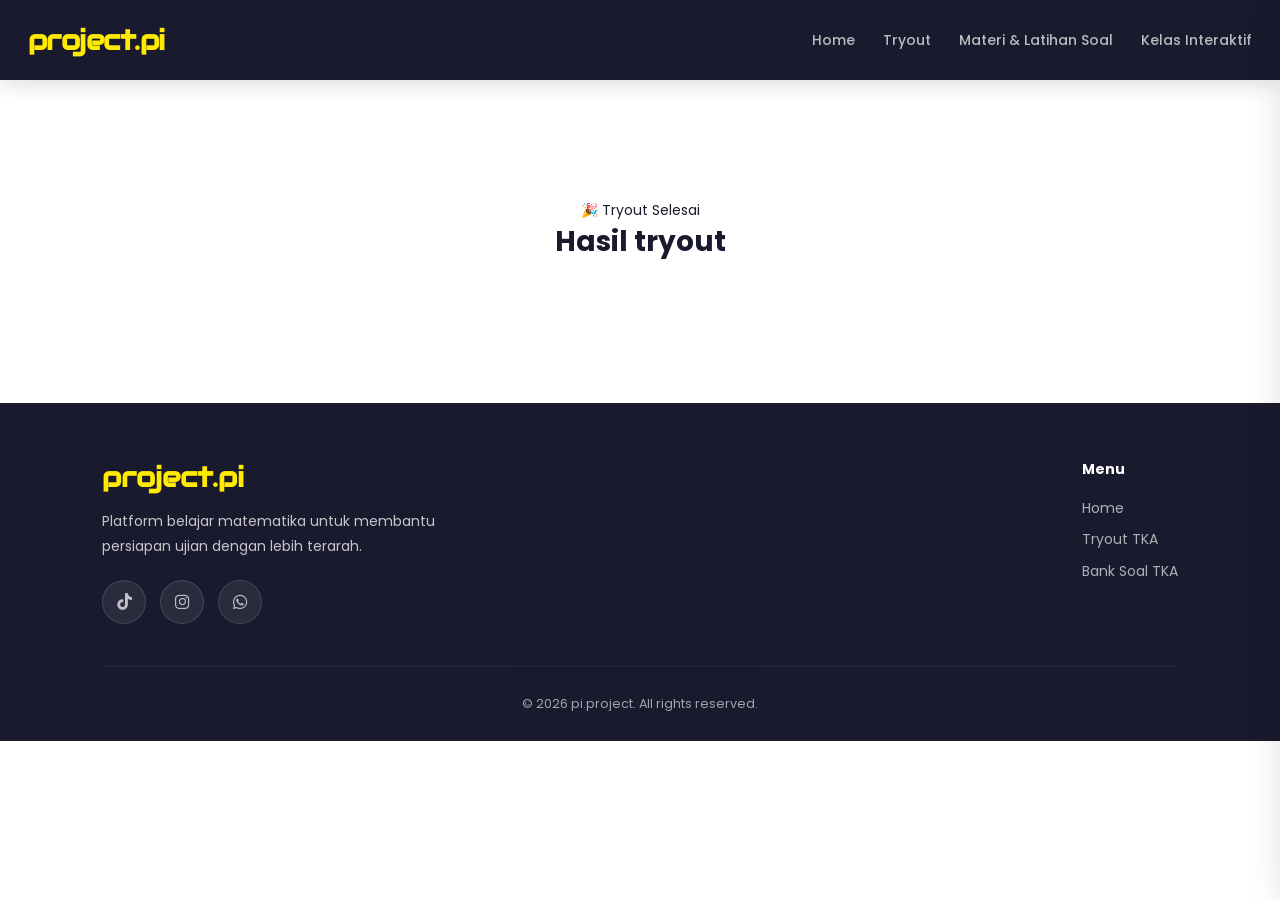
<file: pages/tryout/result.html>
<!DOCTYPE html>
<html lang="id">
<head>
    <meta charset="UTF-8">
    <meta name="viewport" content="width=device-width, initial-scale=1.0">
    <link rel="stylesheet" href="result.css">
    <link rel="stylesheet" href="https://cdnjs.cloudflare.com/ajax/libs/font-awesome/6.5.0/css/all.min.css">
    <title>Hasil Tryout</title>
</head>
<body>
    <header class="navbar">
        <div class="logo"><a href="#">project.pi</a></div>
        <ul class="links">
            <li><a href="../homepage/index.html">Home</a></li>
            <li><a href="#tyrout">Tryout</a></li>
            <li><a href="#services">Materi & Latihan Soal</a></li>
            <li><a href="#Contact">Kelas Interaktif</a></li>
        </ul>
        <button class="toggle_btn" aria-label="Open menu">
            <i class="fa-solid fa-bars"></i>
        </button>
        
    </header>

    <!-- dropdown -->
    <div class="overlay"></div>
    <div class="dropdown_menu">
        <ul>
            <li><a href="../homepage/index.html">Home</a></li>
            <li><a href="#about">Tryout</a></li>
            <li><a href="#bank">Bank Soal</a></li>
            <li><a href="#contact">Kelas Interaktif</a></li>
            <li><a href="#" class="action_btn">Log out</a></li>
        </ul>
        
    </div>

    <!-- isi -->
    <div class="container">
        <div class="result-card">
            <div class="result-badge">
                🎉 Tryout Selesai
            </div>
            <h1>Hasil tryout</h1>
            <div id="score" class="score">
                <p class="score-label">
                    Nilai Akhir
                </p>
                <p id="detail"></p>

                <div class="button-group">
                    <button onclick="goToReview()">
                        Lihat Pembahasan
                    </button>
                    <button onclick="location.href='index.html'">
                        Kembali ke Menu
                    </button>
                </div>
            </div>
        </div>
    </div>
     <footer class="footer">
        <div class="footer-content">
            <div class="footer-brand">
                <h3>project.pi</h3>
                <p>
                    Platform belajar matematika untuk membantu
                    persiapan ujian dengan lebih terarah.
                </p>
                <div class="footer-social">
                    <a href="#" aria-label="Tiktok">
                        <i class="fa-brands fa-tiktok"></i>
                    </a>
                    <a href="#" aria-label="Instagram">
                        <i class="fa-brands fa-instagram"></i>
                    </a>
                    <a href="#" aria-label="WhatsApp">
                        <i class="fa-brands fa-whatsapp"></i>
                    </a>
                </div>
            </div>
            <div class="footer-links">
                <h4>Menu</h4>
                <a href="#hero">Home</a>
                <a href="#">Tryout TKA</a>
                <a href="#">Bank Soal TKA</a>
            </div>
        </div>
        <div class="footer-bottom">
            © 2026 pi.project. All rights reserved.
        </div>
     </footer>
    <script src="questions.js"></script>
    <script src="result.js"></script>
</body>
</html>
</file>
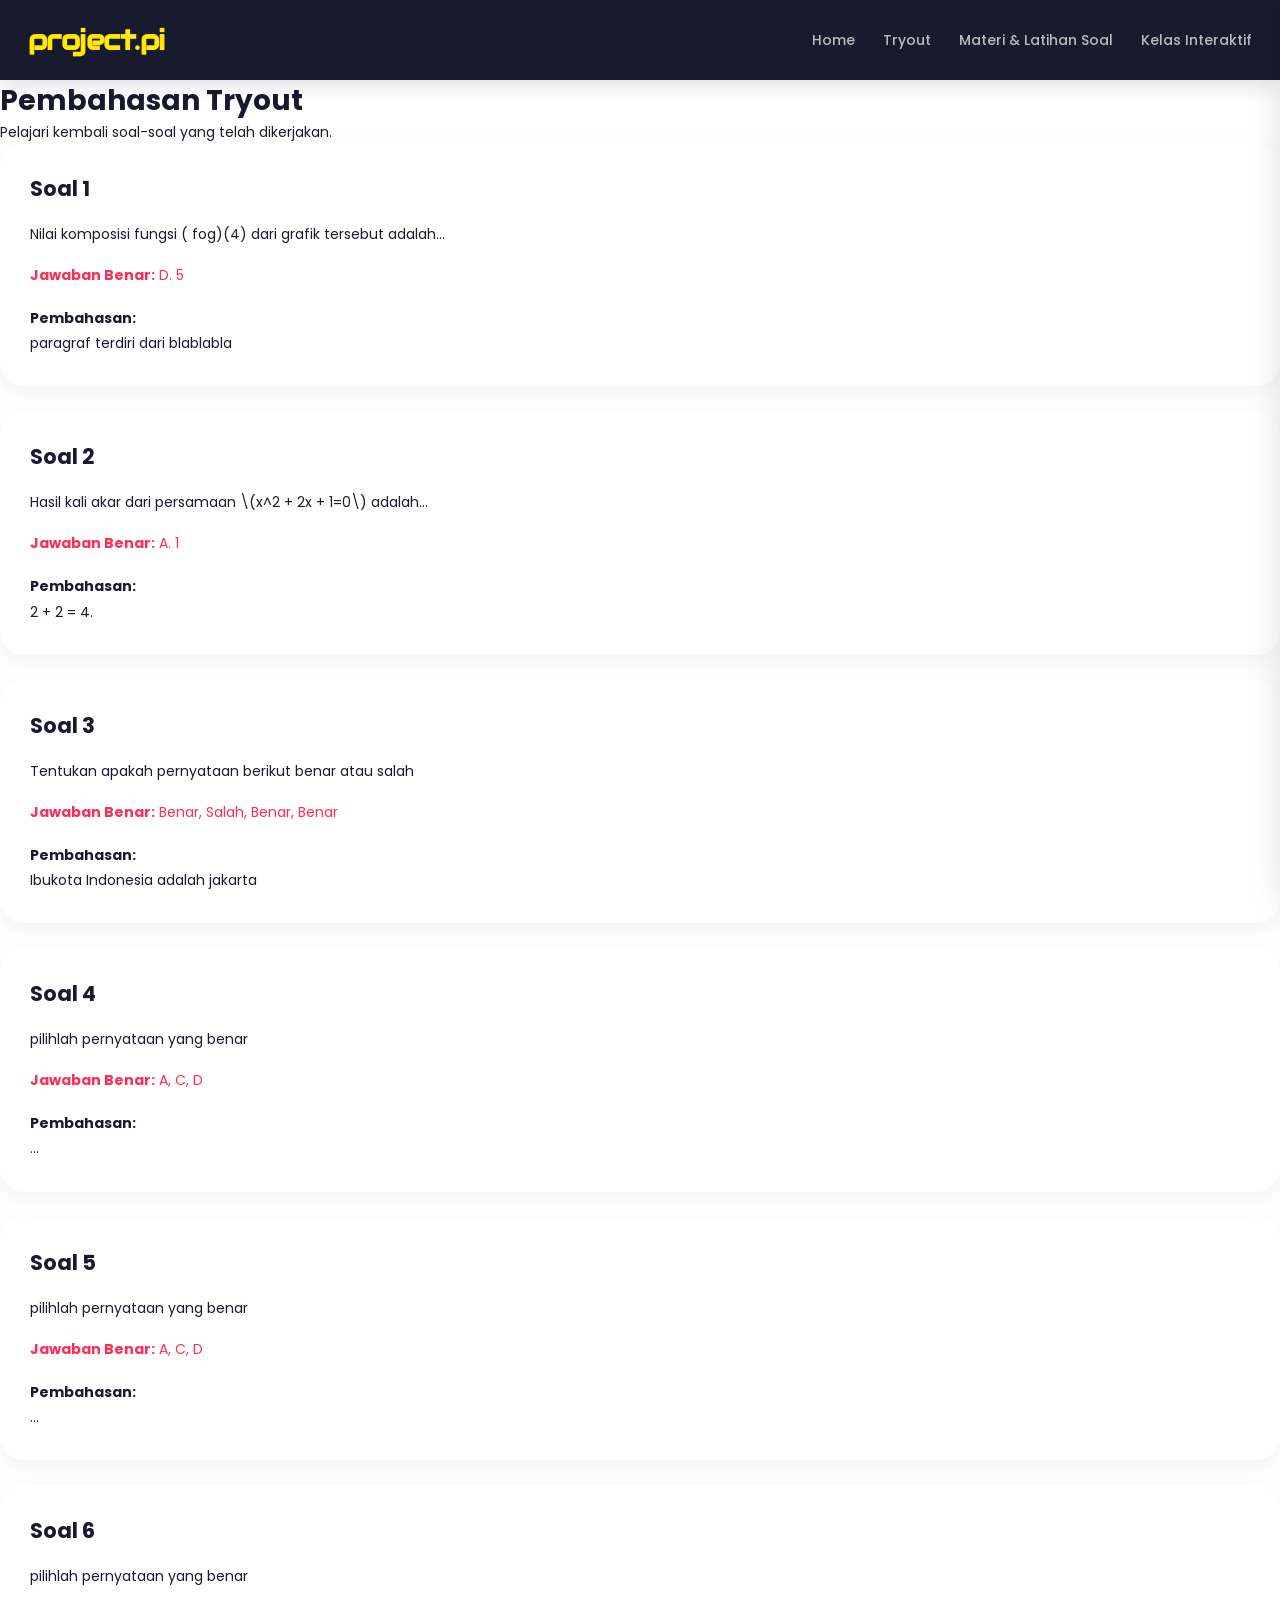
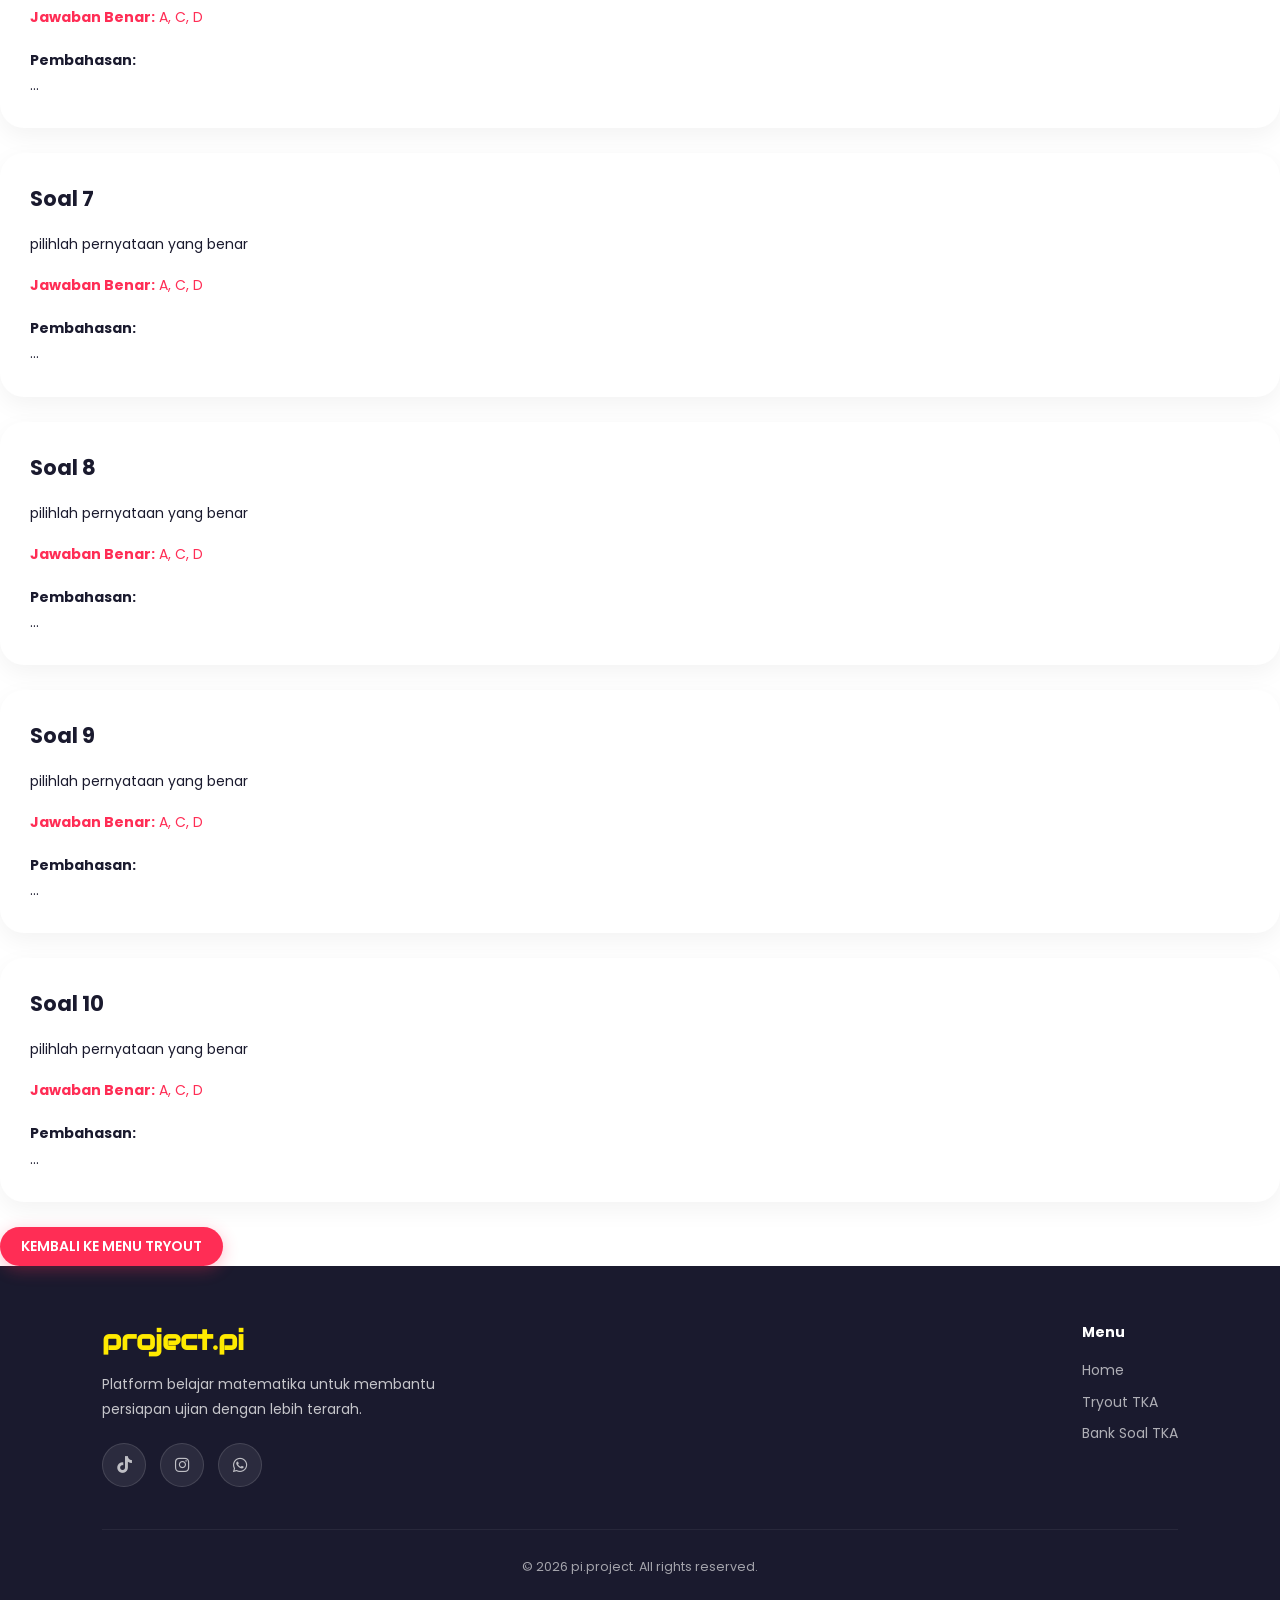
<file: pages/tryout/review.html>
<!DOCTYPE html>
<html lang="en">
<head>
    <meta charset="UTF-8">
    <meta name="viewport" content="width=device-width, initial-scale=1.0">
    <link rel="stylesheet" href="review.css">
    <link rel="stylesheet" href="https://cdnjs.cloudflare.com/ajax/libs/font-awesome/6.5.0/css/all.min.css">
    <title>Pembahasan Soal</title>

</head>
<body>
    <header class="navbar">
        <div class="logo"><a href="#">project.pi</a></div>
        <ul class="links">
            <li><a href="../homepage/index.html">Home</a></li>
            <li><a href="#tyrout">Tryout</a></li>
            <li><a href="#services">Materi & Latihan Soal</a></li>
            <li><a href="#Contact">Kelas Interaktif</a></li>
        </ul>
        <button class="toggle_btn" aria-label="Open menu">
            <i class="fa-solid fa-bars"></i>
        </button>
        
    </header>

    <!-- dropdown -->
    <div class="overlay"></div>
    <div class="dropdown_menu">
        <ul>
            <li><a href="../homepage/index.html">Home</a></li>
            <li><a href="#about">Tryout</a></li>
            <li><a href="#bank">Bank Soal</a></li>
            <li><a href="#contact">Kelas Interaktif</a></li>
            <li><a href="#" class="action_btn">Log out</a></li>
        </ul>
        
    </div>
    <div class="container">

        <div class="review-header">
            <h1>Pembahasan Tryout</h1>
            <p>Pelajari kembali soal-soal yang telah dikerjakan.</p>
        </div>

        <div id="review-list"></div>
        <div class="review-footer">
        <a href="../pilihanTO/index.html" class="action_btn">
        Kembali ke Menu Tryout
    </a>
    </div>

    </div>
     <footer class="footer">
        <div class="footer-content">
            <div class="footer-brand">
                <h3>project.pi</h3>
                <p>
                    Platform belajar matematika untuk membantu
                    persiapan ujian dengan lebih terarah.
                </p>
                <div class="footer-social">
                    <a href="#" aria-label="Tiktok">
                        <i class="fa-brands fa-tiktok"></i>
                    </a>
                    <a href="#" aria-label="Instagram">
                        <i class="fa-brands fa-instagram"></i>
                    </a>
                    <a href="#" aria-label="WhatsApp">
                        <i class="fa-brands fa-whatsapp"></i>
                    </a>
                </div>
            </div>
            <div class="footer-links">
                <h4>Menu</h4>
                <a href="#hero">Home</a>
                <a href="#">Tryout TKA</a>
                <a href="#">Bank Soal TKA</a>
            </div>
        </div>
        <div class="footer-bottom">
            © 2026 pi.project. All rights reserved.
        </div>
     </footer>
    
    <script src="questions.js"></script>
    <script src="review.js"></script>
</body>
</html>
</file>
<file: pages/tryout/result.css>
@import url('https://fonts.googleapis.com/css2?family=Poppins:wght@400;600;700&family=Space+Grotesk:wght@400;500;700&display=swap');
@import url('https://fonts.googleapis.com/css2?family=Audiowide&display=swap');

:root {
    --accent-color: #FF2D55;
    --accent-hover: #d9002e;
    --accent-yellow: #FFEA00;
    --accent-purple: #7B2FFF;
    --accent-mint: #00C9A7;
    --accent-orange: #FF6B35;
    --accent-text-color: #FFFFFF;

    --base-color: #FFFFFF;
    --surface-color: #F8F9FC;
    --surface-color-2: #F0F2F7;

    --navbar-bg: #1A1A2E;

    --text-color: #1A1A2E;
    --text-muted: #64748B;
    --border-color: #E2E8F0;

    --input-color: #F8FAFC;

    --success-color: #00C9A7;
    --error-color: #FF2D55;
    --warning-color: #FFEA00;
}

* {
    margin: 0;
    padding: 0;
    box-sizing: border-box;
}

html {
    font-family: Poppins, 'Segoe UI', sans-serif;
    font-size: 14px;
    color: var(--text-color);
}

body {
    padding-top: 80px;
    min-height: 100vh;
    background: var(--base-color);
}

html, body {
    scrollbar-width: none;
    -ms-overflow-style: none;
}


/* ─── NAVBAR ─────────────────────────────── */
li {
    list-style: none;
}

a {
    text-decoration: none;
    color: var(--text-color);
    font-size: 1rem;
}

a:hover {
    color: var(--accent-color);
}

.navbar {
    width: 100%;
    height: 80px;
    padding: 0 2rem;
    display: flex;
    position: fixed;
    top: 0;
    left: 0;
    z-index: 1000;
    align-items: center;
    justify-content: space-between;
    background-color: var(--navbar-bg);
    box-shadow: 0 4px 20px rgba(26, 26, 46, 0.15);
}

.navbar .logo a {
    font-family: 'Audiowide', sans-serif;
    font-size: 2rem;
    color: var(--accent-yellow);
    font-weight: 1000;
    letter-spacing: -0.02em;
}

.navbar .links {
    display: flex;
    gap: 2rem;
}

.navbar .links a {
    color: rgba(255, 255, 255, 0.7);
    font-weight: 500;
    transition: .2s;
}

.navbar .links a:hover {
    color: #ffffff;
    opacity: 1;
}

.navbar .toggle_btn {
    color: #ffffff;
    font-size: 1.5rem;
    cursor: pointer;
    display: none;
    background: none;
    border: none;
}

/* ─── BUTTONS ────────────────────────────── */

.action_btn {
    border: none;
    border-radius: 1000px;
    padding: .65em 1.5em;
    background: var(--accent-color);
    color: #ffffff;
    box-shadow: 0 4px 16px rgba(255, 45, 85, 0.3);
    transition: .25s;
    font: inherit;
    font-weight: 600;
    text-transform: uppercase;
    cursor: pointer;
    display: inline-block;
}

.action_btn:hover {
    background: var(--accent-hover);
    color: #ffffff;
    transform: translateY(-2px);
    box-shadow: 0 8px 24px rgba(255, 45, 85, 0.4);
}

.action_btn:focus {
    outline: 2px solid var(--accent-color);
    outline-offset: 2px;
    background: var(--accent-hover);
}

/* ─── DROPDOWN ───────────────────────────── */

.dropdown_menu {
    position: fixed;
    top: 0;
    right: -320px;
    width: 300px;
    height: 100vh;
    background: var(--navbar-bg);
    padding: 7rem 1.5rem 2rem;
    display: flex;
    flex-direction: column;
    justify-content: space-between;
    transition: right .35s ease;
    box-shadow: -10px 0 40px rgba(0, 0, 0, 0.2);
    z-index: 1000;
}

.dropdown_menu.open {
    right: 0;
}

.dropdown_menu li {
    margin-bottom: .5rem;
}

.dropdown_menu li a {
    display: block;
    padding: 1rem;
    border-radius: 12px;
    color: rgba(255, 255, 255, 0.7);
    transition: .2s ease;
}

.dropdown_menu li a:hover {
    background: rgba(255, 45, 85, 0.15);
    color: #ffffff;
}

.dropdown_menu .action_btn {
    width: 100%;
    text-align: center;
}

.overlay {
    position: fixed;
    inset: 0;
    background: rgba(26, 26, 46, 0.5);
    opacity: 0;
    visibility: hidden;
    transition: .3s;
    z-index: 999;
}

.overlay.open {
    opacity: 1;
    visibility: visible;
}

/* isi */

.container{
    max-width: 800px;
    margin: auto;
    padding: 60px 20px;
}

.result-card{
    background: white;
    border-radius: 30px;
    padding: 60px;
    text-align: center;
}

.score{
    font-size: 5rem;
    font-weight: 700;
    color: var(--accent-color);

    margin-top: 20px;
}

.score-label{
    color: var(--text-muted);
    margin-bottom: 40px;
}

.detail{
    line-height: 2;
}

/* ─── FOOTER ─────────────────────────────── */

.footer {
    margin-top: 0;
    background: var(--navbar-bg);
    color: var(--accent-text-color);
    padding: 4rem 8% 2rem;
}

.footer-content {
    display: flex;
    justify-content: space-between;
    gap: 4rem;
    margin-bottom: 3rem;
}

.footer-brand h3 {
    font-family: 'Audiowide', sans-serif;
    font-size: 2rem;
    color: var(--accent-yellow);
    margin-bottom: 1rem;
}

.footer-brand p {
    max-width: 400px;
    line-height: 1.8;
    opacity: .75;
}

.footer-links {
    display: flex;
    flex-direction: column;
    gap: .75rem;
}

.footer-links h4 {
    margin-bottom: .5rem;
    color: #ffffff;
}

.footer-links a {
    color: rgba(255, 255, 255, 0.65);
    transition: .2s ease;
}

.footer-links a:hover {
    color: var(--accent-color);
    display: inline-block;
    transform: translateX(3px);
}

.footer-bottom {
    border-top: 1px solid rgba(255, 255, 255, 0.1);
    padding-top: 2rem;
    text-align: center;
    font-size: .9rem;
    opacity: .6;
}

.footer-social {
    display: flex;
    gap: 1rem;
    margin-top: 1.5rem;
}

.footer-social a {
    width: 44px;
    height: 44px;
    display: flex;
    align-items: center;
    justify-content: center;
    border-radius: 50%;
    background: rgba(255, 255, 255, 0.08);
    border: 1px solid rgba(255, 255, 255, 0.12);
    color: rgba(255, 255, 255, 0.7);
    font-size: 1.2rem;
    transition: .25s ease;
}

.footer-social a:hover {
    transform: translateY(-3px);
    background: var(--accent-color);
    border-color: var(--accent-color);
    color: white;
    box-shadow: 0 6px 20px rgba(255, 45, 85, 0.35);
}



@media (max-width: 992px) {
    .navbar .links,
    .navbar .action_btn {
        display: none;
    }

    .navbar .toggle_btn,
    .navbar .dropdown_menu .action_btn {
        display: block;
    }

    .dropdown_menu {
        display: block;
    }
    .footer-content {
        flex-direction: column;
        gap: 2rem;
    }
}
</file>
<file: pages/tryout/review.css>
@import url('https://fonts.googleapis.com/css2?family=Poppins:wght@400;600;700&family=Space+Grotesk:wght@400;500;700&display=swap');
@import url('https://fonts.googleapis.com/css2?family=Audiowide&display=swap');

:root {
    --accent-color: #FF2D55;
    --accent-hover: #d9002e;
    --accent-yellow: #FFEA00;
    --accent-purple: #7B2FFF;
    --accent-mint: #00C9A7;
    --accent-orange: #FF6B35;
    --accent-text-color: #FFFFFF;

    --base-color: #FFFFFF;
    --surface-color: #F8F9FC;
    --surface-color-2: #F0F2F7;

    --navbar-bg: #1A1A2E;

    --text-color: #1A1A2E;
    --text-muted: #64748B;
    --border-color: #E2E8F0;

    --input-color: #F8FAFC;

    --success-color: #00C9A7;
    --error-color: #FF2D55;
    --warning-color: #FFEA00;
}

* {
    margin: 0;
    padding: 0;
    box-sizing: border-box;
}

html {
    font-family: Poppins, 'Segoe UI', sans-serif;
    font-size: 14px;
    color: var(--text-color);
}

body {
    padding-top: 80px;
    min-height: 100vh;
    background: var(--base-color);
}

html, body {
    scrollbar-width: none;
    -ms-overflow-style: none;
}


/* ─── NAVBAR ─────────────────────────────── */
li {
    list-style: none;
}

a {
    text-decoration: none;
    color: var(--text-color);
    font-size: 1rem;
}

a:hover {
    color: var(--accent-color);
}

.navbar {
    width: 100%;
    height: 80px;
    padding: 0 2rem;
    display: flex;
    position: fixed;
    top: 0;
    left: 0;
    z-index: 1000;
    align-items: center;
    justify-content: space-between;
    background-color: var(--navbar-bg);
    box-shadow: 0 4px 20px rgba(26, 26, 46, 0.15);
}

.navbar .logo a {
    font-family: 'Audiowide', sans-serif;
    font-size: 2rem;
    color: var(--accent-yellow);
    font-weight: 1000;
    letter-spacing: -0.02em;
}

.navbar .links {
    display: flex;
    gap: 2rem;
}

.navbar .links a {
    color: rgba(255, 255, 255, 0.7);
    font-weight: 500;
    transition: .2s;
}

.navbar .links a:hover {
    color: #ffffff;
    opacity: 1;
}

.navbar .toggle_btn {
    color: #ffffff;
    font-size: 1.5rem;
    cursor: pointer;
    display: none;
    background: none;
    border: none;
}

/* ─── BUTTONS ────────────────────────────── */

.action_btn {
    border: none;
    border-radius: 1000px;
    padding: .65em 1.5em;
    background: var(--accent-color);
    color: #ffffff;
    box-shadow: 0 4px 16px rgba(255, 45, 85, 0.3);
    transition: .25s;
    font: inherit;
    font-weight: 600;
    text-transform: uppercase;
    cursor: pointer;
    display: inline-block;
}

.action_btn:hover {
    background: var(--accent-hover);
    color: #ffffff;
    transform: translateY(-2px);
    box-shadow: 0 8px 24px rgba(255, 45, 85, 0.4);
}

.action_btn:focus {
    outline: 2px solid var(--accent-color);
    outline-offset: 2px;
    background: var(--accent-hover);
}

/* ─── DROPDOWN ───────────────────────────── */

.dropdown_menu {
    position: fixed;
    top: 0;
    right: -320px;
    width: 300px;
    height: 100vh;
    background: var(--navbar-bg);
    padding: 7rem 1.5rem 2rem;
    display: flex;
    flex-direction: column;
    justify-content: space-between;
    transition: right .35s ease;
    box-shadow: -10px 0 40px rgba(0, 0, 0, 0.2);
    z-index: 1000;
}

.dropdown_menu.open {
    right: 0;
}

.dropdown_menu li {
    margin-bottom: .5rem;
}

.dropdown_menu li a {
    display: block;
    padding: 1rem;
    border-radius: 12px;
    color: rgba(255, 255, 255, 0.7);
    transition: .2s ease;
}

.dropdown_menu li a:hover {
    background: rgba(255, 45, 85, 0.15);
    color: #ffffff;
}

.dropdown_menu .action_btn {
    width: 100%;
    text-align: center;
}

.overlay {
    position: fixed;
    inset: 0;
    background: rgba(26, 26, 46, 0.5);
    opacity: 0;
    visibility: hidden;
    transition: .3s;
    z-index: 999;
}

.overlay.open {
    opacity: 1;
    visibility: visible;
}


.review-card{
    background: white;
    border-radius: 24px;
    padding: 30px;
    margin-bottom: 25px;

    box-shadow:
        0 8px 24px rgba(0,0,0,.05);
}

.review-card h2{
    margin-bottom: 20px;
}

.correct-answer{
    margin-top: 20px;
    color: var(--accent-color);
}

.explanation{
    margin-top: 20px;
    line-height: 1.8;
}

/* ─── FOOTER ─────────────────────────────── */

.footer {
    margin-top: 0;
    background: var(--navbar-bg);
    color: var(--accent-text-color);
    padding: 4rem 8% 2rem;
}

.footer-content {
    display: flex;
    justify-content: space-between;
    gap: 4rem;
    margin-bottom: 3rem;
}

.footer-brand h3 {
    font-family: 'Audiowide', sans-serif;
    font-size: 2rem;
    color: var(--accent-yellow);
    margin-bottom: 1rem;
}

.footer-brand p {
    max-width: 400px;
    line-height: 1.8;
    opacity: .75;
}

.footer-links {
    display: flex;
    flex-direction: column;
    gap: .75rem;
}

.footer-links h4 {
    margin-bottom: .5rem;
    color: #ffffff;
}

.footer-links a {
    color: rgba(255, 255, 255, 0.65);
    transition: .2s ease;
}

.footer-links a:hover {
    color: var(--accent-color);
    display: inline-block;
    transform: translateX(3px);
}

.footer-bottom {
    border-top: 1px solid rgba(255, 255, 255, 0.1);
    padding-top: 2rem;
    text-align: center;
    font-size: .9rem;
    opacity: .6;
}

.footer-social {
    display: flex;
    gap: 1rem;
    margin-top: 1.5rem;
}

.footer-social a {
    width: 44px;
    height: 44px;
    display: flex;
    align-items: center;
    justify-content: center;
    border-radius: 50%;
    background: rgba(255, 255, 255, 0.08);
    border: 1px solid rgba(255, 255, 255, 0.12);
    color: rgba(255, 255, 255, 0.7);
    font-size: 1.2rem;
    transition: .25s ease;
}

.footer-social a:hover {
    transform: translateY(-3px);
    background: var(--accent-color);
    border-color: var(--accent-color);
    color: white;
    box-shadow: 0 6px 20px rgba(255, 45, 85, 0.35);
}


@media (max-width: 992px) {
    .navbar .links,
    .navbar .action_btn {
        display: none;
    }

    .navbar .toggle_btn,
    .navbar .dropdown_menu .action_btn {
        display: block;
    }

    .dropdown_menu {
        display: block;
    }
    .footer-content {
        flex-direction: column;
        gap: 2rem;
    }
}
</file>
